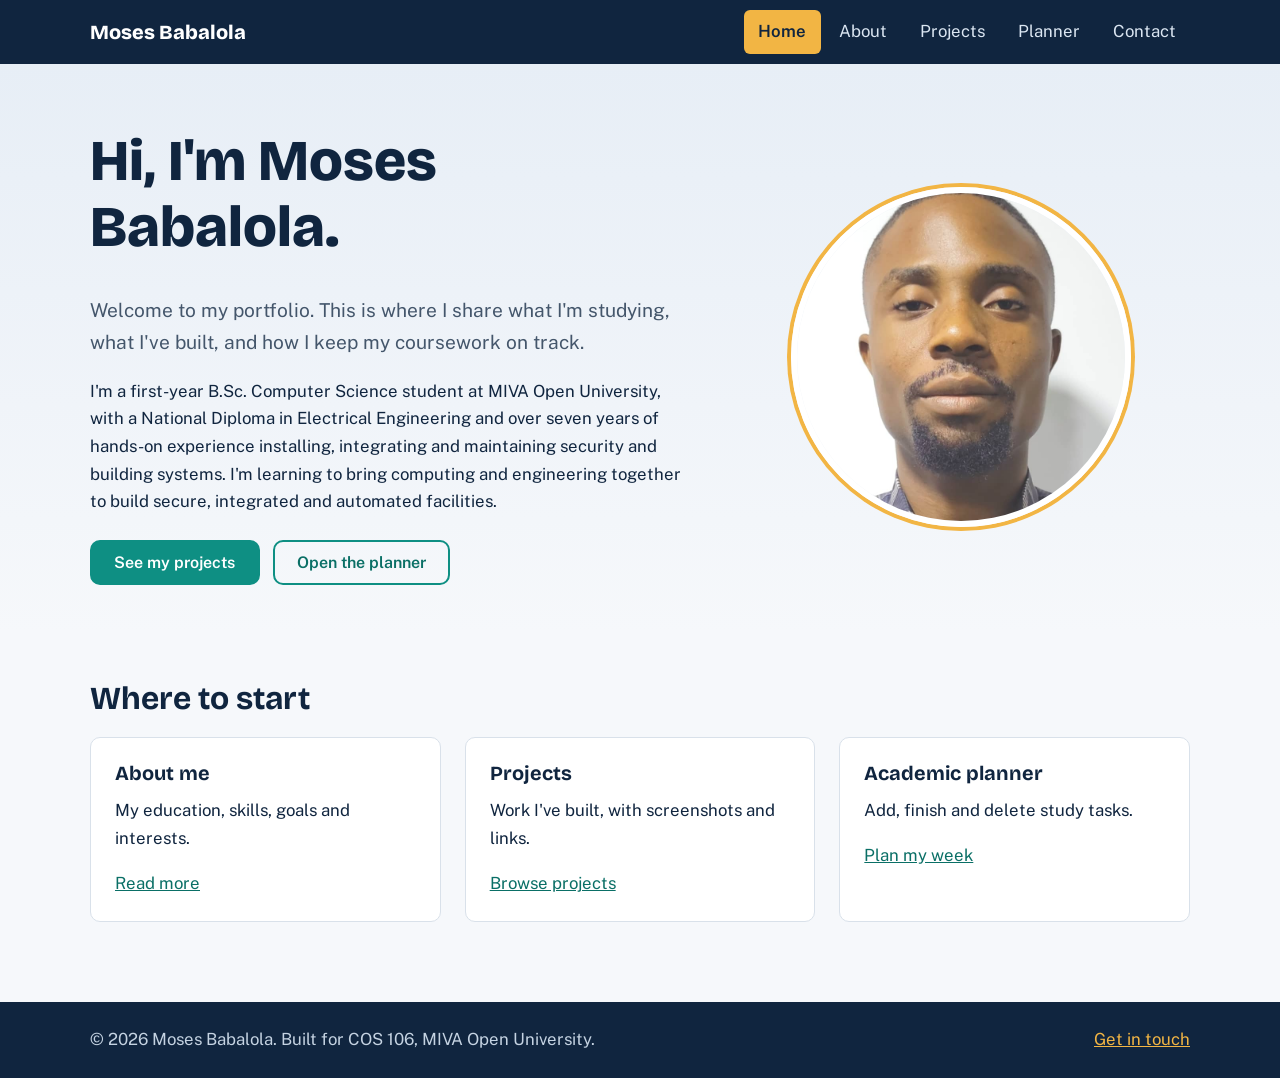
<file: index.html>
<!DOCTYPE html>
<html lang="en">
<head>
  <meta charset="UTF-8">
  <meta name="viewport" content="width=device-width, initial-scale=1">
  <meta name="description" content="Student portfolio and academic planner of Moses Babalola.">
  <title>Home | Moses Babalola</title>
  <link rel="preconnect" href="https://fonts.googleapis.com">
  <link rel="preconnect" href="https://fonts.gstatic.com" crossorigin>
  <link href="https://fonts.googleapis.com/css2?family=Bricolage+Grotesque:wght@500;700;800&family=Public+Sans:wght@400;500;600&display=swap" rel="stylesheet">
  <link rel="stylesheet" href="css/style.css">
</head>
<body>
  <a class="skip" href="#main">Skip to content</a>
  <header class="site-header">
    <div class="wrap bar">
      <a class="brand" href="index.html">Moses Babalola</a>
      <button class="nav-toggle" aria-expanded="false" aria-controls="menu">Menu</button>
      <nav aria-label="Main">
        <ul id="menu" class="menu">
        <li><a href="index.html" aria-current="page">Home</a></li>
        <li><a href="about.html">About</a></li>
        <li><a href="projects.html">Projects</a></li>
        <li><a href="planner.html">Planner</a></li>
        <li><a href="contact.html">Contact</a></li>
        </ul>
      </nav>
    </div>
  </header>
  <main id="main">
    <section class="hero">
      <div class="wrap hero-grid">
        <div class="hero-text">
          <h1>Hi, I'm Moses Babalola.</h1>
          <p class="lead">Welcome to my portfolio. This is where I share what I'm studying, what I've built, and how I keep my coursework on track.</p>
          <p>I'm a first-year B.Sc. Computer Science student at MIVA Open University, with a National Diploma in Electrical Engineering and over seven years of hands-on experience installing, integrating and maintaining security and building systems. I'm learning to bring computing and engineering together to build secure, integrated and automated facilities.</p>
          <div class="actions">
            <a class="btn" href="projects.html">See my projects</a>
            <a class="btn btn-ghost" href="planner.html">Open the planner</a>
          </div>
        </div>
        <figure class="hero-photo">
          <img src="images/profile.jpg" alt="Portrait of Moses Babalola" width="360" height="360">
        </figure>
      </div>
    </section>

    <section class="wrap section">
      <h2>Where to start</h2>
      <div class="grid-3">
        <article class="card"><h3>About me</h3><p>My education, skills, goals and interests.</p><a href="about.html">Read more</a></article>
        <article class="card"><h3>Projects</h3><p>Work I've built, with screenshots and links.</p><a href="projects.html">Browse projects</a></article>
        <article class="card"><h3>Academic planner</h3><p>Add, finish and delete study tasks.</p><a href="planner.html">Plan my week</a></article>
      </div>
    </section>
  </main>
  <footer class="site-footer">
    <div class="wrap foot">
      <p>&copy; 2026 Moses Babalola. Built for COS 106, MIVA Open University.</p>
      <p><a href="contact.html">Get in touch</a></p>
    </div>
  </footer>
  <script src="js/main.js"></script>
</body>
</html>
</file>
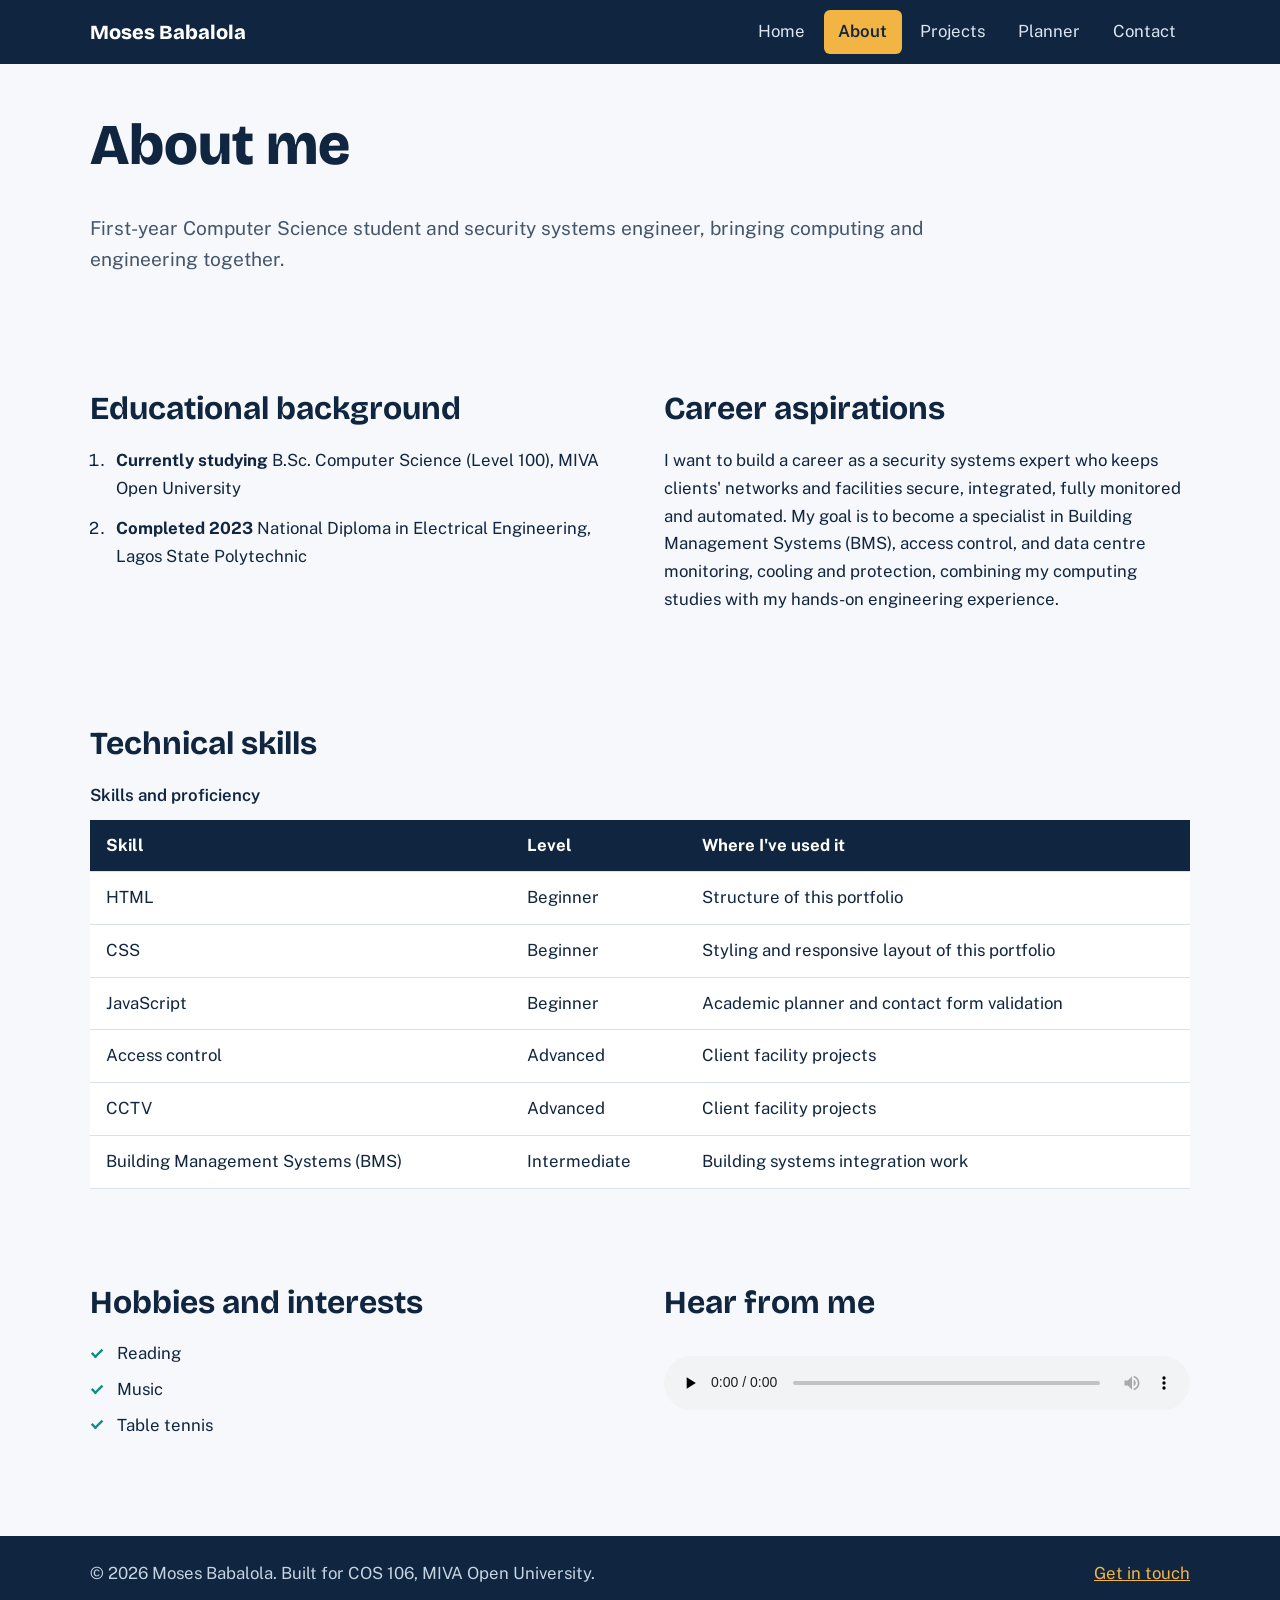
<file: about.html>
<!DOCTYPE html>
<html lang="en">
<head>
  <meta charset="UTF-8">
  <meta name="viewport" content="width=device-width, initial-scale=1">
  <meta name="description" content="Student portfolio and academic planner of Moses Babalola.">
  <title>About | Moses Babalola</title>
  <link rel="preconnect" href="https://fonts.googleapis.com">
  <link rel="preconnect" href="https://fonts.gstatic.com" crossorigin>
  <link href="https://fonts.googleapis.com/css2?family=Bricolage+Grotesque:wght@500;700;800&family=Public+Sans:wght@400;500;600&display=swap" rel="stylesheet">
  <link rel="stylesheet" href="css/style.css">
</head>
<body>
  <a class="skip" href="#main">Skip to content</a>
  <header class="site-header">
    <div class="wrap bar">
      <a class="brand" href="index.html">Moses Babalola</a>
      <button class="nav-toggle" aria-expanded="false" aria-controls="menu">Menu</button>
      <nav aria-label="Main">
        <ul id="menu" class="menu">
        <li><a href="index.html">Home</a></li>
        <li><a href="about.html" aria-current="page">About</a></li>
        <li><a href="projects.html">Projects</a></li>
        <li><a href="planner.html">Planner</a></li>
        <li><a href="contact.html">Contact</a></li>
        </ul>
      </nav>
    </div>
  </header>
  <main id="main">
    <section class="wrap section">
      <h1>About me</h1>
      <p class="lead">First-year Computer Science student and security systems engineer, bringing computing and engineering together.</p>
    </section>

    <section class="wrap section two-col">
      <div>
        <h2>Educational background</h2>
        <ol class="timeline">
          <li><strong>Currently studying</strong> B.Sc. Computer Science (Level 100), MIVA Open University</li>
          <li><strong>Completed 2023</strong> National Diploma in Electrical Engineering, Lagos State Polytechnic</li>
        </ol>
      </div>
      <div>
        <h2>Career aspirations</h2>
        <p>I want to build a career as a security systems expert who keeps clients' networks and facilities secure, integrated, fully monitored and automated. My goal is to become a specialist in Building Management Systems (BMS), access control, and data centre monitoring, cooling and protection, combining my computing studies with my hands-on engineering experience.</p>
      </div>
    </section>

    <section class="wrap section">
      <h2>Technical skills</h2>
      <div class="table-scroll">
        <table>
          <caption>Skills and proficiency</caption>
          <thead><tr><th scope="col">Skill</th><th scope="col">Level</th><th scope="col">Where I've used it</th></tr></thead>
          <tbody>
            <tr><td>HTML</td><td>Beginner</td><td>Structure of this portfolio</td></tr>
            <tr><td>CSS</td><td>Beginner</td><td>Styling and responsive layout of this portfolio</td></tr>
            <tr><td>JavaScript</td><td>Beginner</td><td>Academic planner and contact form validation</td></tr>
            <tr><td>Access control</td><td>Advanced</td><td>Client facility projects</td></tr>
            <tr><td>CCTV</td><td>Advanced</td><td>Client facility projects</td></tr>
            <tr><td>Building Management Systems (BMS)</td><td>Intermediate</td><td>Building systems integration work</td></tr>
          </tbody>
        </table>
      </div>
    </section>

    <section class="wrap section two-col">
      <div>
        <h2>Hobbies and interests</h2>
        <ul class="ticks">
          <li>Reading</li>
          <li>Music</li>
          <li>Table tennis</li>
        </ul>
      </div>
      <div>
        <h2>Hear from me</h2>
        <audio controls preload="none">
          <source src="media/intro.m4a" type="audio/mp4">
          Your browser does not support the audio element.
        </audio>
      </div>
    </section>
  </main>
  <footer class="site-footer">
    <div class="wrap foot">
      <p>&copy; 2026 Moses Babalola. Built for COS 106, MIVA Open University.</p>
      <p><a href="contact.html">Get in touch</a></p>
    </div>
  </footer>
  <script src="js/main.js"></script>
</body>
</html>
</file>
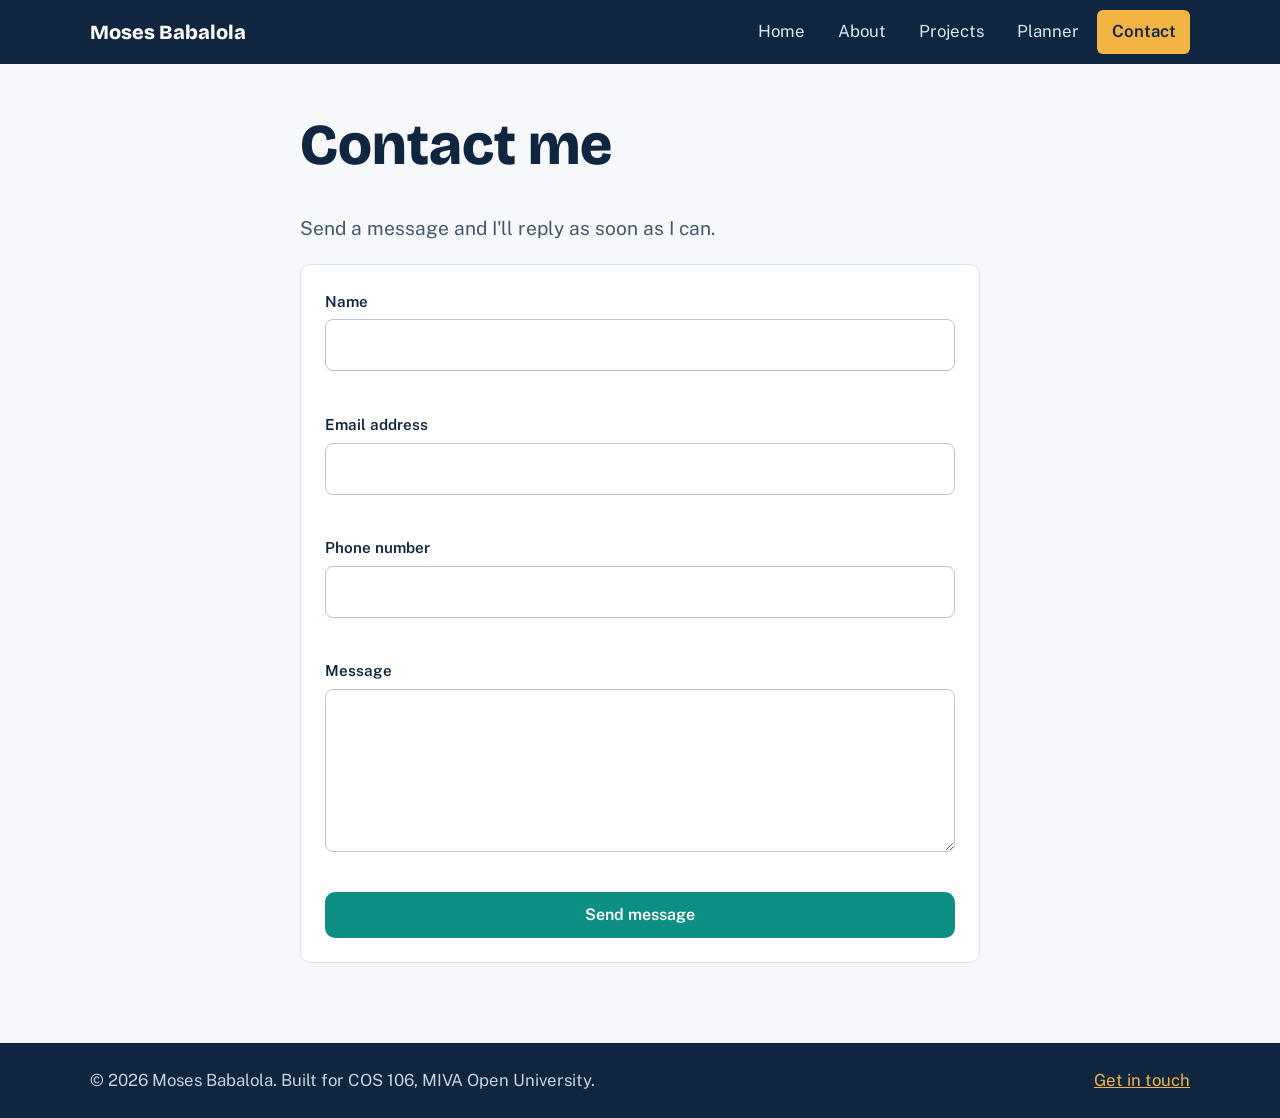
<file: contact.html>
<!DOCTYPE html>
<html lang="en">
<head>
  <meta charset="UTF-8">
  <meta name="viewport" content="width=device-width, initial-scale=1">
  <meta name="description" content="Student portfolio and academic planner of Moses Babalola.">
  <title>Contact | Moses Babalola</title>
  <link rel="preconnect" href="https://fonts.googleapis.com">
  <link rel="preconnect" href="https://fonts.gstatic.com" crossorigin>
  <link href="https://fonts.googleapis.com/css2?family=Bricolage+Grotesque:wght@500;700;800&family=Public+Sans:wght@400;500;600&display=swap" rel="stylesheet">
  <link rel="stylesheet" href="css/style.css">
</head>
<body>
  <a class="skip" href="#main">Skip to content</a>
  <header class="site-header">
    <div class="wrap bar">
      <a class="brand" href="index.html">Moses Babalola</a>
      <button class="nav-toggle" aria-expanded="false" aria-controls="menu">Menu</button>
      <nav aria-label="Main">
        <ul id="menu" class="menu">
        <li><a href="index.html">Home</a></li>
        <li><a href="about.html">About</a></li>
        <li><a href="projects.html">Projects</a></li>
        <li><a href="planner.html">Planner</a></li>
        <li><a href="contact.html" aria-current="page">Contact</a></li>
        </ul>
      </nav>
    </div>
  </header>
  <main id="main">
    <section class="wrap section narrow">
      <h1>Contact me</h1>
      <p class="lead">Send a message and I'll reply as soon as I can.</p>

      <form id="contact-form" class="panel stack" novalidate>
        <div class="field">
          <label for="name">Name</label>
          <input id="name" name="name" type="text" autocomplete="name">
          <span class="error" id="name-error"></span>
        </div>
        <div class="field">
          <label for="email">Email address</label>
          <input id="email" name="email" type="email" autocomplete="email">
          <span class="error" id="email-error"></span>
        </div>
        <div class="field">
          <label for="phone">Phone number</label>
          <input id="phone" name="phone" type="tel" inputmode="numeric" autocomplete="tel">
          <span class="error" id="phone-error"></span>
        </div>
        <div class="field">
          <label for="message">Message</label>
          <textarea id="message" name="message" rows="5"></textarea>
          <span class="error" id="message-error"></span>
        </div>
        <button class="btn" type="submit">Send message</button>
        <p id="form-success" class="success" role="status" hidden>Thanks, your message has been sent.</p>
      </form>
    </section>
  </main>
  <footer class="site-footer">
    <div class="wrap foot">
      <p>&copy; 2026 Moses Babalola. Built for COS 106, MIVA Open University.</p>
      <p><a href="contact.html">Get in touch</a></p>
    </div>
  </footer>
  <script src="js/main.js"></script>
  <script src="js/contact.js"></script>
</body>
</html>
</file>
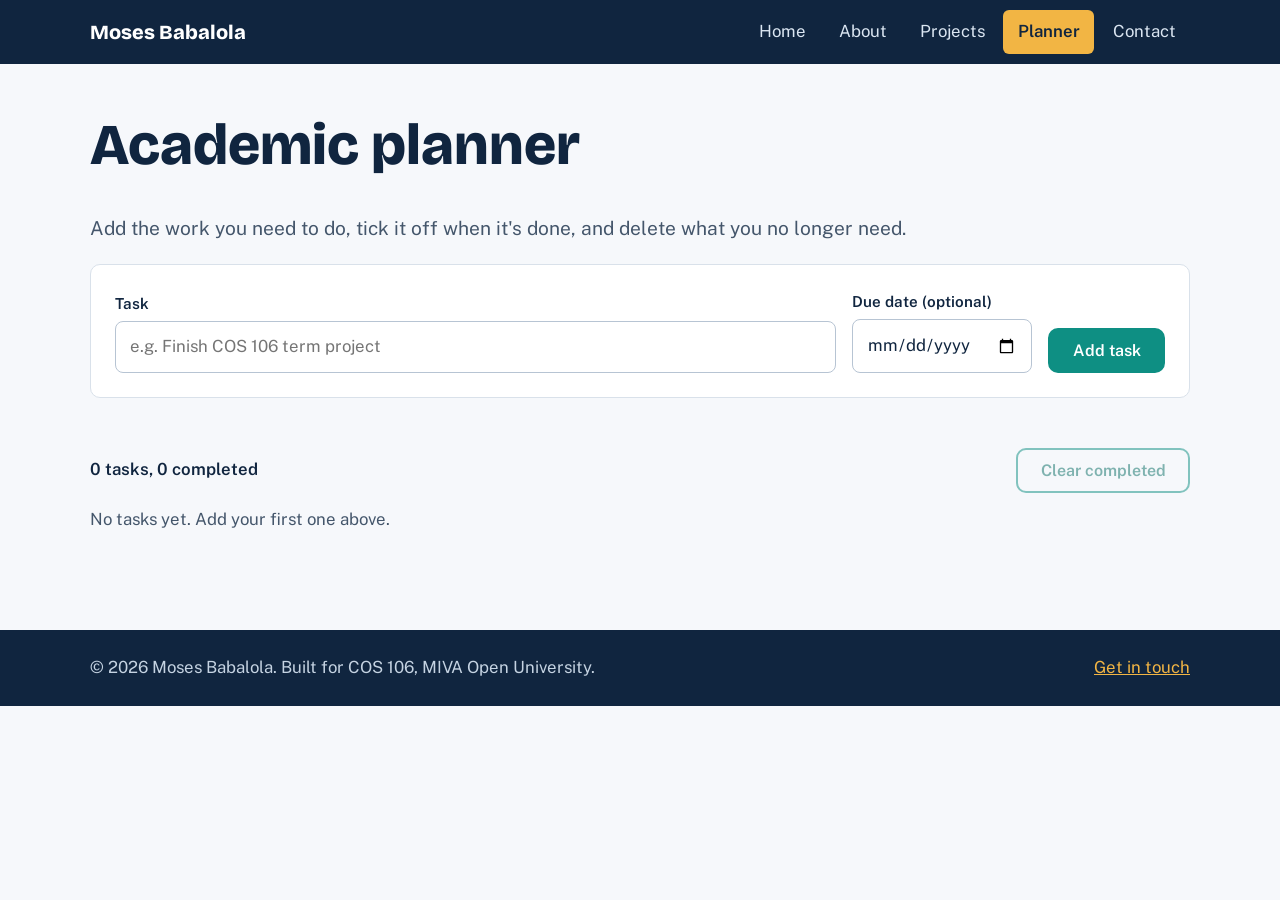
<file: planner.html>
<!DOCTYPE html>
<html lang="en">
<head>
  <meta charset="UTF-8">
  <meta name="viewport" content="width=device-width, initial-scale=1">
  <meta name="description" content="Student portfolio and academic planner of Moses Babalola.">
  <title>Academic planner | Moses Babalola</title>
  <link rel="preconnect" href="https://fonts.googleapis.com">
  <link rel="preconnect" href="https://fonts.gstatic.com" crossorigin>
  <link href="https://fonts.googleapis.com/css2?family=Bricolage+Grotesque:wght@500;700;800&family=Public+Sans:wght@400;500;600&display=swap" rel="stylesheet">
  <link rel="stylesheet" href="css/style.css">
</head>
<body>
  <a class="skip" href="#main">Skip to content</a>
  <header class="site-header">
    <div class="wrap bar">
      <a class="brand" href="index.html">Moses Babalola</a>
      <button class="nav-toggle" aria-expanded="false" aria-controls="menu">Menu</button>
      <nav aria-label="Main">
        <ul id="menu" class="menu">
        <li><a href="index.html">Home</a></li>
        <li><a href="about.html">About</a></li>
        <li><a href="projects.html">Projects</a></li>
        <li><a href="planner.html" aria-current="page">Planner</a></li>
        <li><a href="contact.html">Contact</a></li>
        </ul>
      </nav>
    </div>
  </header>
  <main id="main">
    <section class="wrap section">
      <h1>Academic planner</h1>
      <p class="lead">Add the work you need to do, tick it off when it's done, and delete what you no longer need.</p>

      <form id="task-form" class="panel" novalidate>
        <div class="field grow">
          <label for="task-input">Task</label>
          <input id="task-input" type="text" placeholder="e.g. Finish COS 106 term project" autocomplete="off">
        </div>
        <div class="field">
          <label for="task-due">Due date (optional)</label>
          <input id="task-due" type="date">
        </div>
        <button class="btn" type="submit">Add task</button>
      </form>
      <p id="task-error" class="error" role="alert"></p>

      <div class="planner-head">
        <p id="task-count" aria-live="polite">0 tasks</p>
        <button id="clear-done" class="btn btn-ghost" type="button">Clear completed</button>
      </div>
      <ul id="task-list" class="tasks"></ul>
      <p id="empty-msg" class="empty">No tasks yet. Add your first one above.</p>
    </section>
  </main>
  <footer class="site-footer">
    <div class="wrap foot">
      <p>&copy; 2026 Moses Babalola. Built for COS 106, MIVA Open University.</p>
      <p><a href="contact.html">Get in touch</a></p>
    </div>
  </footer>
  <script src="js/main.js"></script>
  <script src="js/planner.js"></script>
</body>
</html>
</file>
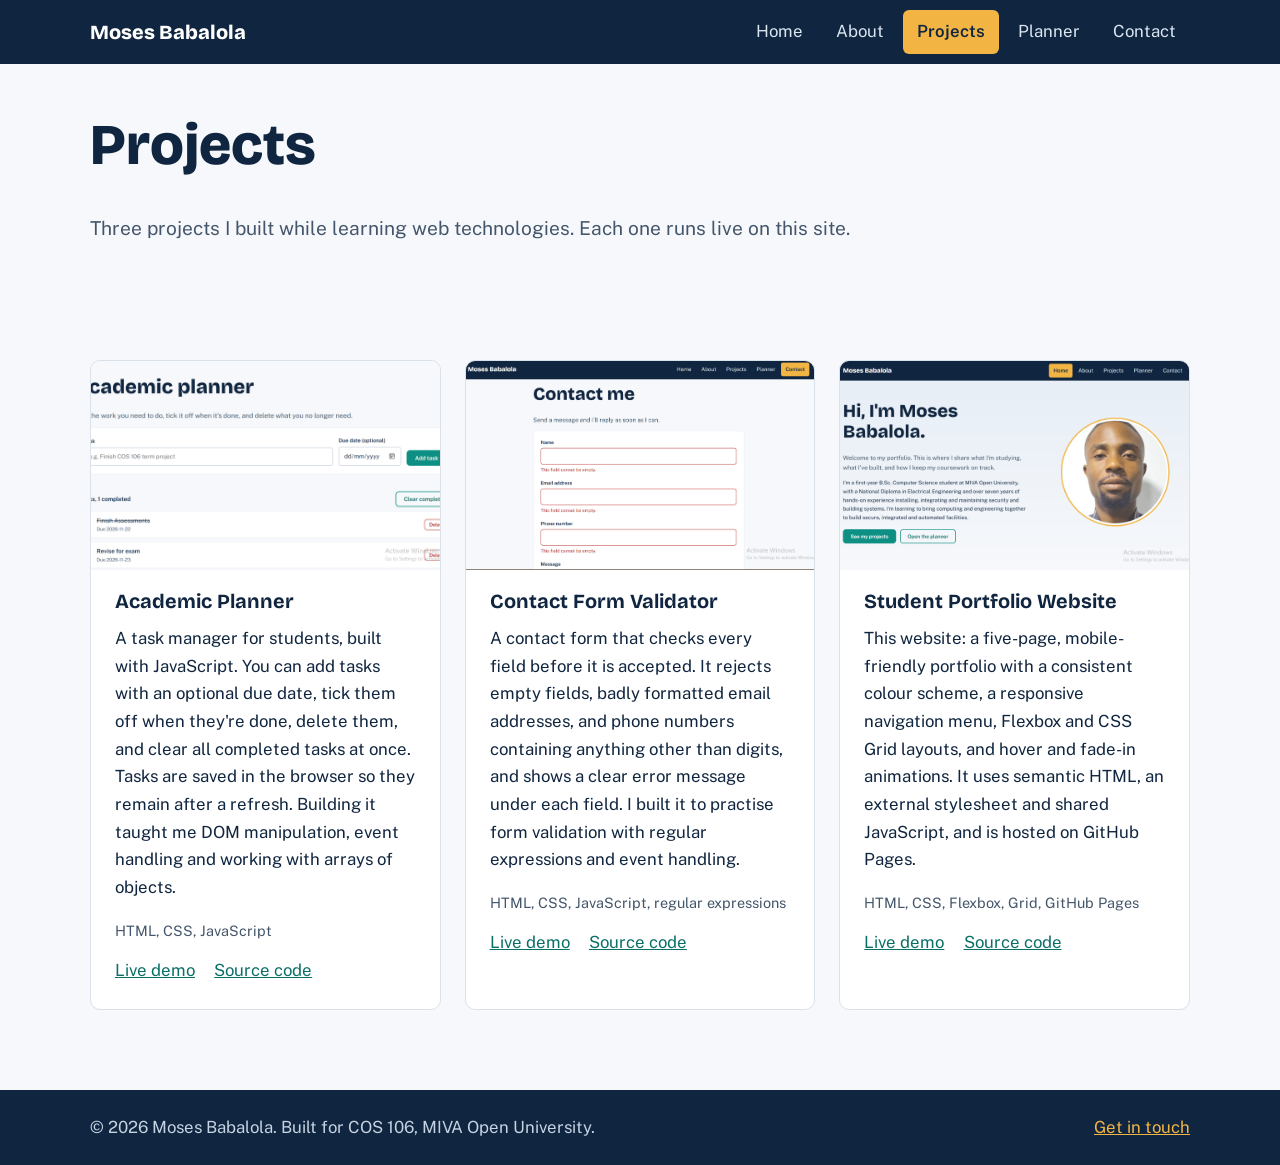
<file: projects.html>
<!DOCTYPE html>
<html lang="en">
<head>
  <meta charset="UTF-8">
  <meta name="viewport" content="width=device-width, initial-scale=1">
  <meta name="description" content="Student portfolio and academic planner of Moses Babalola.">
  <title>Projects | Moses Babalola</title>
  <link rel="preconnect" href="https://fonts.googleapis.com">
  <link rel="preconnect" href="https://fonts.gstatic.com" crossorigin>
  <link href="https://fonts.googleapis.com/css2?family=Bricolage+Grotesque:wght@500;700;800&family=Public+Sans:wght@400;500;600&display=swap" rel="stylesheet">
  <link rel="stylesheet" href="css/style.css">
</head>
<body>
  <a class="skip" href="#main">Skip to content</a>
  <header class="site-header">
    <div class="wrap bar">
      <a class="brand" href="index.html">Moses Babalola</a>
      <button class="nav-toggle" aria-expanded="false" aria-controls="menu">Menu</button>
      <nav aria-label="Main">
        <ul id="menu" class="menu">
        <li><a href="index.html">Home</a></li>
        <li><a href="about.html">About</a></li>
        <li><a href="projects.html" aria-current="page">Projects</a></li>
        <li><a href="planner.html">Planner</a></li>
        <li><a href="contact.html">Contact</a></li>
        </ul>
      </nav>
    </div>
  </header>
  <main id="main">
    <section class="wrap section">
      <h1>Projects</h1>
      <p class="lead">Three projects I built while learning web technologies. Each one runs live on this site.</p>
    </section>
    <section class="wrap section grid-3 projects">
      <article class="card project">
        <img src="images/planner.png" alt="Screenshot of the Academic Planner" width="600" height="360" loading="lazy">
        <div class="project-body">
          <h3>Academic Planner</h3>
          <p>A task manager for students, built with JavaScript. You can add tasks with an optional due date, tick them off when they're done, delete them, and clear all completed tasks at once. Tasks are saved in the browser so they remain after a refresh. Building it taught me DOM manipulation, event handling and working with arrays of objects.</p>
          <p class="tags">HTML, CSS, JavaScript</p>
          <p class="links"><a href="planner.html">Live demo</a> <a href="js/planner.js">Source code</a></p>
        </div>
      </article>
      <article class="card project">
        <img src="images/contact.png" alt="Screenshot of the Contact Form Validator" width="600" height="360" loading="lazy">
        <div class="project-body">
          <h3>Contact Form Validator</h3>
          <p>A contact form that checks every field before it is accepted. It rejects empty fields, badly formatted email addresses, and phone numbers containing anything other than digits, and shows a clear error message under each field. I built it to practise form validation with regular expressions and event handling.</p>
          <p class="tags">HTML, CSS, JavaScript, regular expressions</p>
          <p class="links"><a href="contact.html">Live demo</a> <a href="js/contact.js">Source code</a></p>
        </div>
      </article>
      <article class="card project">
        <img src="images/portfolio.png" alt="Screenshot of this portfolio website" width="600" height="360" loading="lazy">
        <div class="project-body">
          <h3>Student Portfolio Website</h3>
          <p>This website: a five-page, mobile-friendly portfolio with a consistent colour scheme, a responsive navigation menu, Flexbox and CSS Grid layouts, and hover and fade-in animations. It uses semantic HTML, an external stylesheet and shared JavaScript, and is hosted on GitHub Pages.</p>
          <p class="tags">HTML, CSS, Flexbox, Grid, GitHub Pages</p>
          <p class="links"><a href="index.html">Live demo</a> <a href="css/style.css">Source code</a></p>
        </div>
      </article>
    </section>
  </main>
  <footer class="site-footer">
    <div class="wrap foot">
      <p>&copy; 2026 Moses Babalola. Built for COS 106, MIVA Open University.</p>
      <p><a href="contact.html">Get in touch</a></p>
    </div>
  </footer>
  <script src="js/main.js"></script>
</body>
</html>
</file>
<file: css/style.css>
:root{
  --ink:#10253f; --ink-soft:#44566b; --paper:#f6f8fb; --surface:#ffffff;
  --line:#d9e1ea; --accent:#0e8f83; --accent-dark:#0a6f66; --highlight:#f2b544;
  --danger:#b3261e; --ok:#1b7a3d; --radius:10px;
  --font-head:"Bricolage Grotesque","Segoe UI",Arial,sans-serif;
  --font-body:"Public Sans","Segoe UI",Arial,sans-serif;
}
*,*::before,*::after{box-sizing:border-box}
html{scroll-behavior:smooth}
body{margin:0;font-family:var(--font-body);color:var(--ink);background:var(--paper);line-height:1.65;font-size:1.05rem}
img,video{max-width:100%;height:auto;display:block}
h1,h2,h3{font-family:var(--font-head);line-height:1.15;margin:0 0 .6em}
h1{font-size:clamp(2.2rem,5vw,3.6rem);font-weight:800}
h2{font-size:clamp(1.5rem,3vw,2rem);font-weight:700}
h3{font-size:1.25rem;font-weight:700}
p{margin:0 0 1em;max-width:70ch}
a{color:var(--accent-dark)}
a:hover{color:var(--ink)}
:focus-visible{outline:3px solid var(--highlight);outline-offset:3px}
.wrap{width:min(1100px,100% - 2.5rem);margin-inline:auto}
.narrow{max-width:680px}
.section{padding:3rem 0}
.lead{font-size:1.2rem;color:var(--ink-soft)}
.note{font-size:.9rem;color:var(--ink-soft)}
.skip{position:absolute;left:-999px;top:0;background:var(--highlight);color:var(--ink);padding:.5rem 1rem;z-index:100}
.skip:focus{left:0}

/* Header and navigation */
.site-header{background:var(--ink);position:sticky;top:0;z-index:50}
.bar{display:flex;align-items:center;justify-content:space-between;gap:1rem;min-height:64px;flex-wrap:wrap}
.brand{font-family:var(--font-head);font-weight:800;font-size:1.25rem;color:#fff;text-decoration:none}
.menu{display:flex;gap:.25rem;list-style:none;margin:0;padding:0}
.menu a{display:block;color:#dbe6f2;text-decoration:none;padding:.5rem .9rem;border-radius:6px;transition:background .2s,color .2s}
.menu a:hover{background:rgba(255,255,255,.12);color:#fff}
.menu a[aria-current="page"]{background:var(--highlight);color:var(--ink);font-weight:600}
.nav-toggle{display:none;background:transparent;color:#fff;border:1px solid rgba(255,255,255,.5);border-radius:6px;padding:.4rem .9rem;font:inherit;cursor:pointer}

/* Hero */
.hero{background:linear-gradient(180deg,#e7eef6 0,var(--paper) 100%);padding:4rem 0 3rem}
.hero-grid{display:grid;grid-template-columns:1.3fr 1fr;gap:3rem;align-items:center}
.hero-text{animation:rise .7s ease-out both}
.hero-photo{margin:0;justify-self:center}
.hero-photo img{width:min(340px,80vw);aspect-ratio:1;border-radius:50%;object-fit:cover;border:6px solid var(--surface);box-shadow:0 0 0 4px var(--highlight)}
@keyframes rise{from{opacity:0;transform:translateY(14px)}to{opacity:1;transform:none}}

/* Buttons */
.actions{display:flex;gap:.8rem;flex-wrap:wrap;margin-top:1.5rem}
.btn{display:inline-block;background:var(--accent);color:#fff;border:2px solid var(--accent);border-radius:var(--radius);padding:.7rem 1.4rem;font:600 1rem var(--font-body);text-decoration:none;cursor:pointer;transition:background .2s,transform .15s,color .2s}
.btn:hover{background:var(--accent-dark);border-color:var(--accent-dark);color:#fff;transform:translateY(-2px)}
.btn:disabled{opacity:.5;cursor:not-allowed;transform:none}
.btn-ghost{background:transparent;color:var(--accent-dark)}
.btn-ghost:hover{color:#fff}

/* Layout helpers */
.grid-3{display:grid;grid-template-columns:repeat(auto-fit,minmax(260px,1fr));gap:1.5rem}
.two-col{display:grid;grid-template-columns:1fr 1fr;gap:3rem}
.card{background:var(--surface);border:1px solid var(--line);border-radius:var(--radius);padding:1.5rem;transition:transform .2s,box-shadow .2s}
.card:hover{transform:translateY(-4px);box-shadow:0 10px 24px rgba(16,37,63,.1)}
.project{padding:0;overflow:hidden}
.project img{width:100%;aspect-ratio:5/3;object-fit:cover;background:var(--line)}
.project-body{padding:1.25rem 1.5rem 1.5rem}
.tags{font-size:.9rem;color:var(--ink-soft)}
.links{display:flex;gap:1.2rem;margin:0}

/* About page */
.timeline{padding-left:1.2rem}
.timeline li{margin-bottom:.8rem;padding-left:.4rem}
.ticks{list-style:none;padding:0}
.ticks li{padding-left:1.7rem;position:relative;margin-bottom:.5rem}
.ticks li::before{content:"";position:absolute;left:0;top:.45em;width:.9rem;height:.5rem;border-left:3px solid var(--accent);border-bottom:3px solid var(--accent);transform:rotate(-45deg) scale(.8)}
.table-scroll{overflow-x:auto}
table{width:100%;border-collapse:collapse;background:var(--surface)}
caption{text-align:left;font-weight:600;padding-bottom:.6rem}
th,td{text-align:left;padding:.75rem 1rem;border-bottom:1px solid var(--line)}
thead th{background:var(--ink);color:#fff}
tbody tr:hover{background:#eef4f9}
video,audio{width:100%;border-radius:var(--radius);margin-bottom:.4rem}
audio{margin-top:1rem}
code{background:#e6edf4;padding:.1em .4em;border-radius:4px;font-size:.9em}

/* Forms */
.panel{background:var(--surface);border:1px solid var(--line);border-radius:var(--radius);padding:1.5rem}
#task-form{display:flex;gap:1rem;align-items:flex-end;flex-wrap:wrap}
.stack{display:grid;gap:1.1rem}
.field{display:flex;flex-direction:column;gap:.35rem}
.field.grow{flex:1 1 260px}
label{font-weight:600;font-size:.95rem}
input,textarea{font:inherit;color:var(--ink);padding:.7rem .9rem;border:1.5px solid #b7c4d3;border-radius:8px;background:#fff;transition:border-color .2s,box-shadow .2s}
input:focus,textarea:focus{outline:none;border-color:var(--accent);box-shadow:0 0 0 3px rgba(14,143,131,.2)}
.invalid{border-color:var(--danger)}
.error{color:var(--danger);font-size:.9rem;min-height:1.2em;margin:0}
.success{color:var(--ok);font-weight:600;margin:0}

/* Planner list */
.planner-head{display:flex;justify-content:space-between;align-items:center;margin:2rem 0 .8rem;flex-wrap:wrap;gap:.5rem}
.planner-head p{margin:0;font-weight:600}
.tasks{list-style:none;padding:0;margin:0;display:grid;gap:.7rem}
.task{display:flex;align-items:center;gap:.9rem;background:var(--surface);border:1px solid var(--line);border-left:5px solid var(--accent);border-radius:var(--radius);padding:.8rem 1rem;animation:rise .3s ease-out both}
.task input[type=checkbox]{width:1.3rem;height:1.3rem;accent-color:var(--accent);flex:none}
.task-text{flex:1;word-break:break-word}
.task-due{font-size:.85rem;color:var(--ink-soft);display:block}
.task.done{border-left-color:var(--ok);opacity:.75}
.task.done .task-text strong{text-decoration:line-through;font-weight:400}
.task-delete{background:transparent;color:var(--danger);border:1.5px solid var(--danger);border-radius:8px;padding:.35rem .8rem;font:600 .9rem var(--font-body);cursor:pointer;transition:background .2s,color .2s}
.task-delete:hover{background:var(--danger);color:#fff}
.empty{color:var(--ink-soft)}

/* Footer */
.site-footer{background:var(--ink);color:#c5d3e2;margin-top:2rem;padding:1.5rem 0}
.foot{display:flex;justify-content:space-between;flex-wrap:wrap;gap:.5rem}
.foot p{margin:0}
.site-footer a{color:var(--highlight)}

/* Responsive */
@media (max-width:760px){
  .hero-grid,.two-col{grid-template-columns:1fr;gap:2rem}
  .hero-photo{order:-1}
  .nav-toggle{display:inline-block}
  nav{width:100%}
  .menu{display:none;flex-direction:column;padding-bottom:.8rem}
  .menu.open{display:flex}
  .section{padding:2rem 0}
}
@media (prefers-reduced-motion:reduce){
  *,*::before,*::after{animation:none!important;transition:none!important;scroll-behavior:auto!important}
}
</file>
